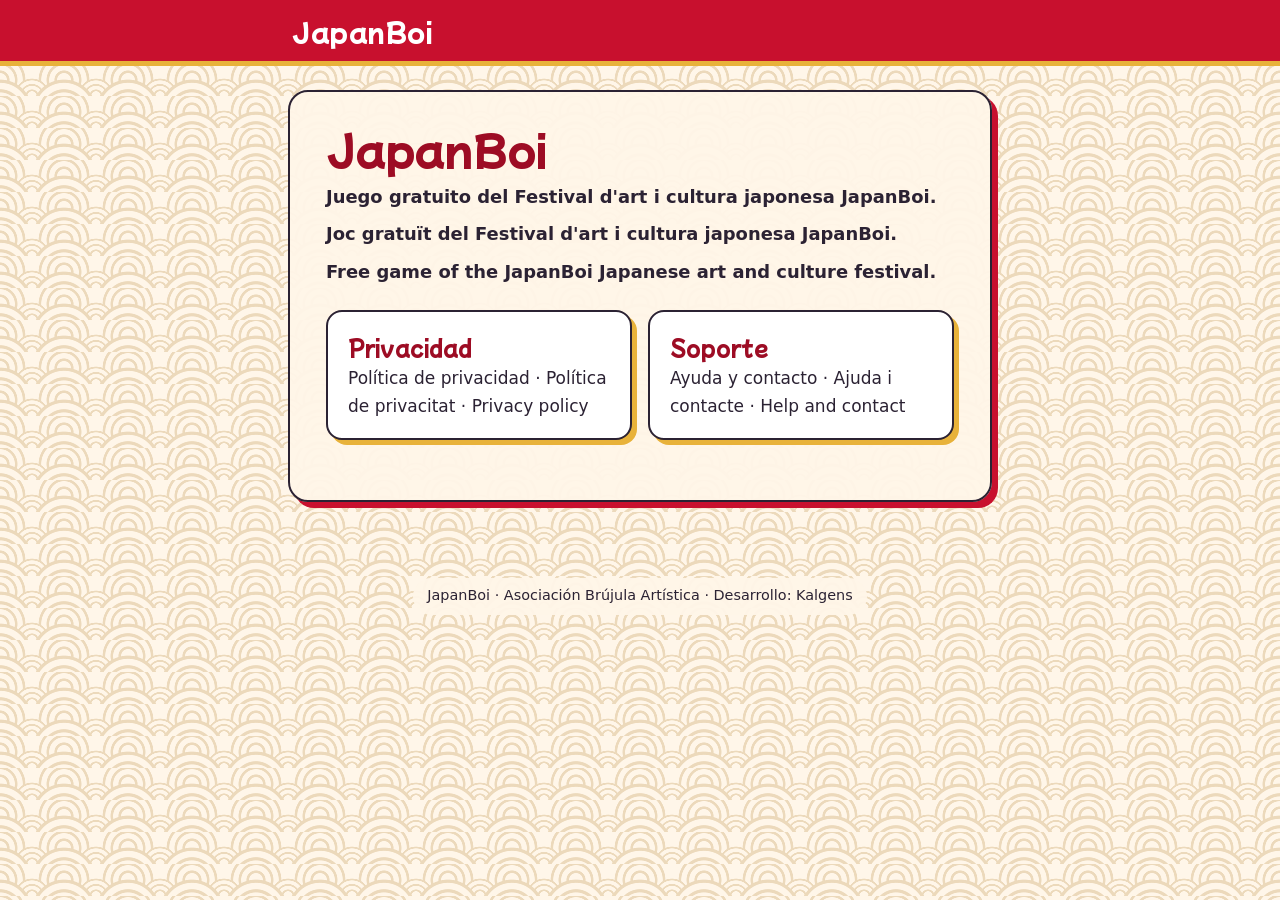
<file: index.html>
<!doctype html>
<html lang="es">
<head>
  <meta charset="utf-8">
  <meta name="viewport" content="width=device-width, initial-scale=1">
  <title>JapanBoi</title>
  <meta name="description" content="JapanBoi: juego gratuito del Festival d'art i cultura japonesa JapanBoi. Privacidad y soporte / Privadesa i suport / Privacy and support.">
  <link rel="stylesheet" href="style.css">
</head>
<body>
  <header class="top">
    <div class="top-inner">
      <a class="brand" href="./">JapanBoi</a>
    </div>
  </header>

  <main>
    <section class="lang-section" lang="es">
      <h1>JapanBoi</h1>
      <p class="lead">Juego gratuito del Festival d'art i cultura japonesa JapanBoi.</p>
      <p class="lead" lang="ca">Joc gratuït del Festival d'art i cultura japonesa JapanBoi.</p>
      <p class="lead" lang="en">Free game of the JapanBoi Japanese art and culture festival.</p>

      <div class="cards">
        <a class="card" href="privacidad/">
          <strong>Privacidad</strong>
          <span>Política de privacidad &middot; Política de privacitat &middot; Privacy policy</span>
        </a>
        <a class="card" href="soporte/">
          <strong>Soporte</strong>
          <span>Ayuda y contacto &middot; Ajuda i contacte &middot; Help and contact</span>
        </a>
      </div>
    </section>
  </main>

  <footer>
    <p>JapanBoi &middot; Asociación Brújula Artística &middot; Desarrollo: Kalgens</p>
  </footer>
</body>
</html>
</file>
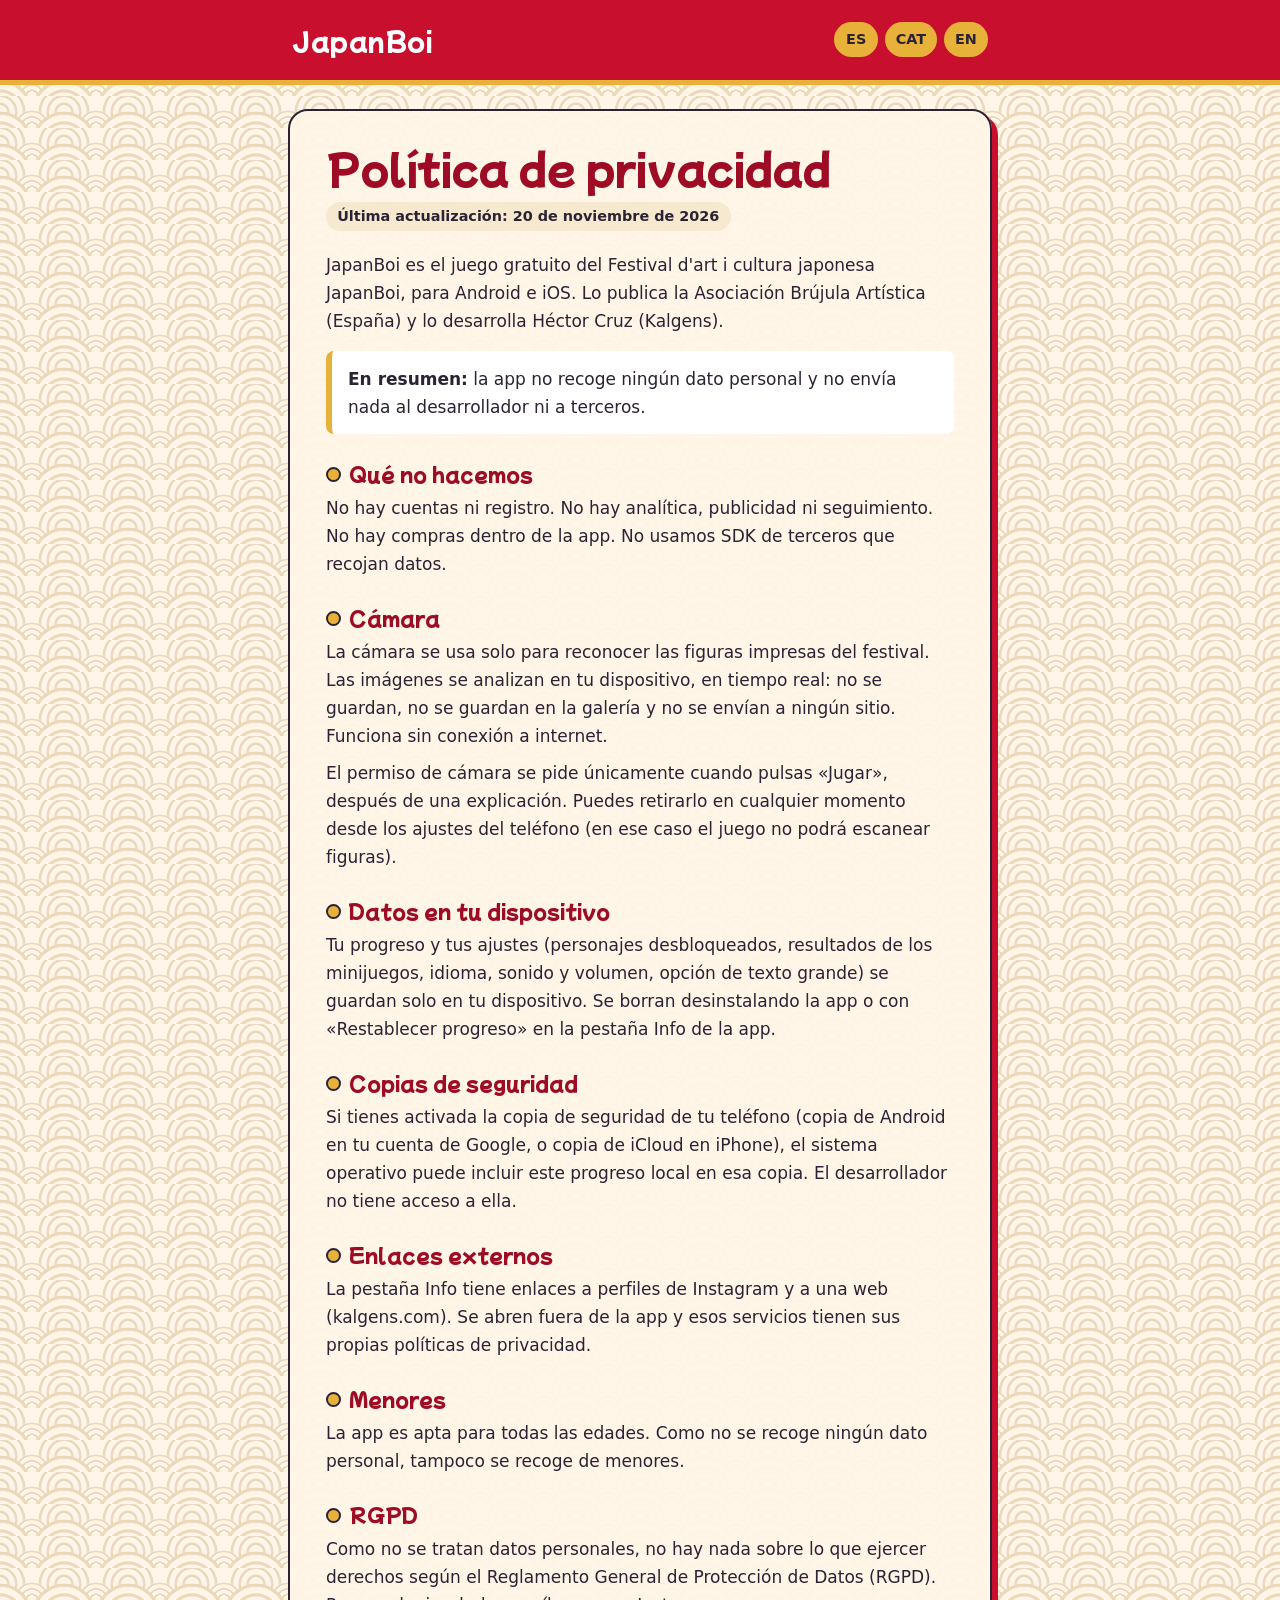
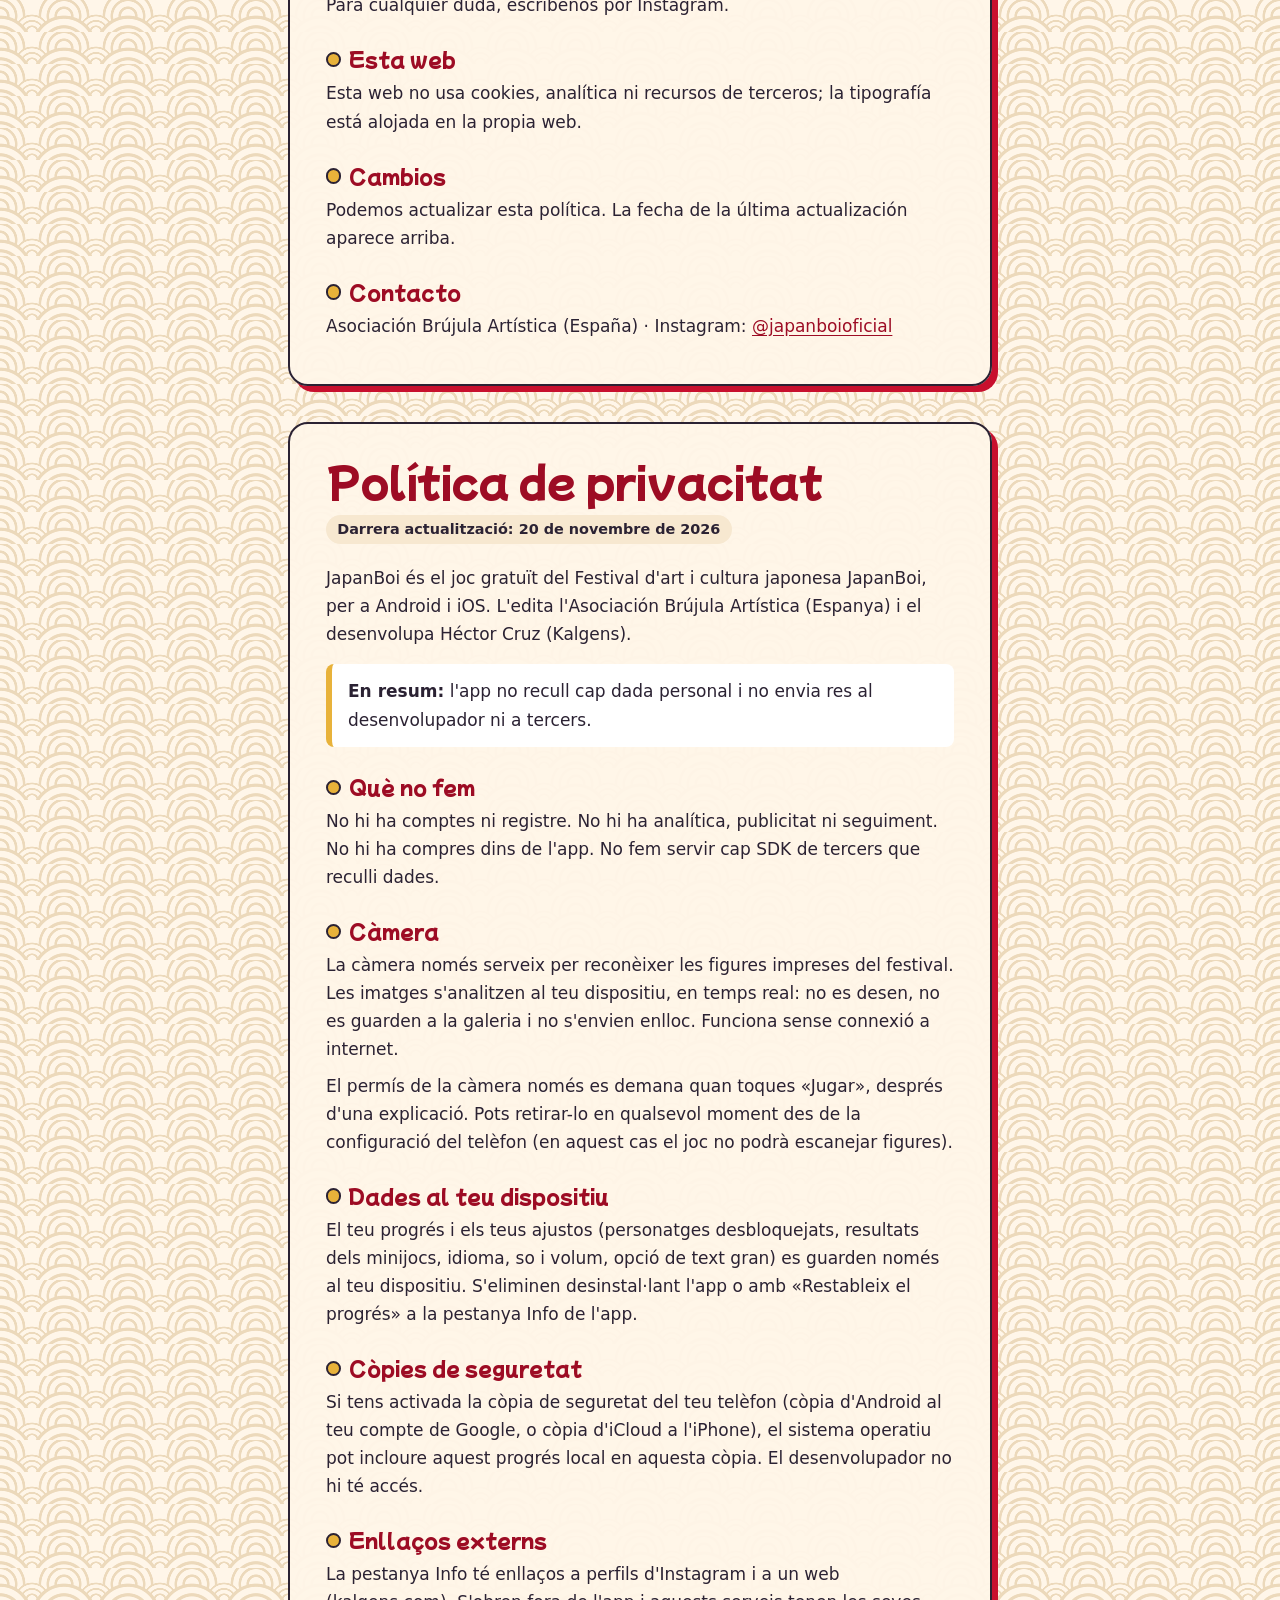
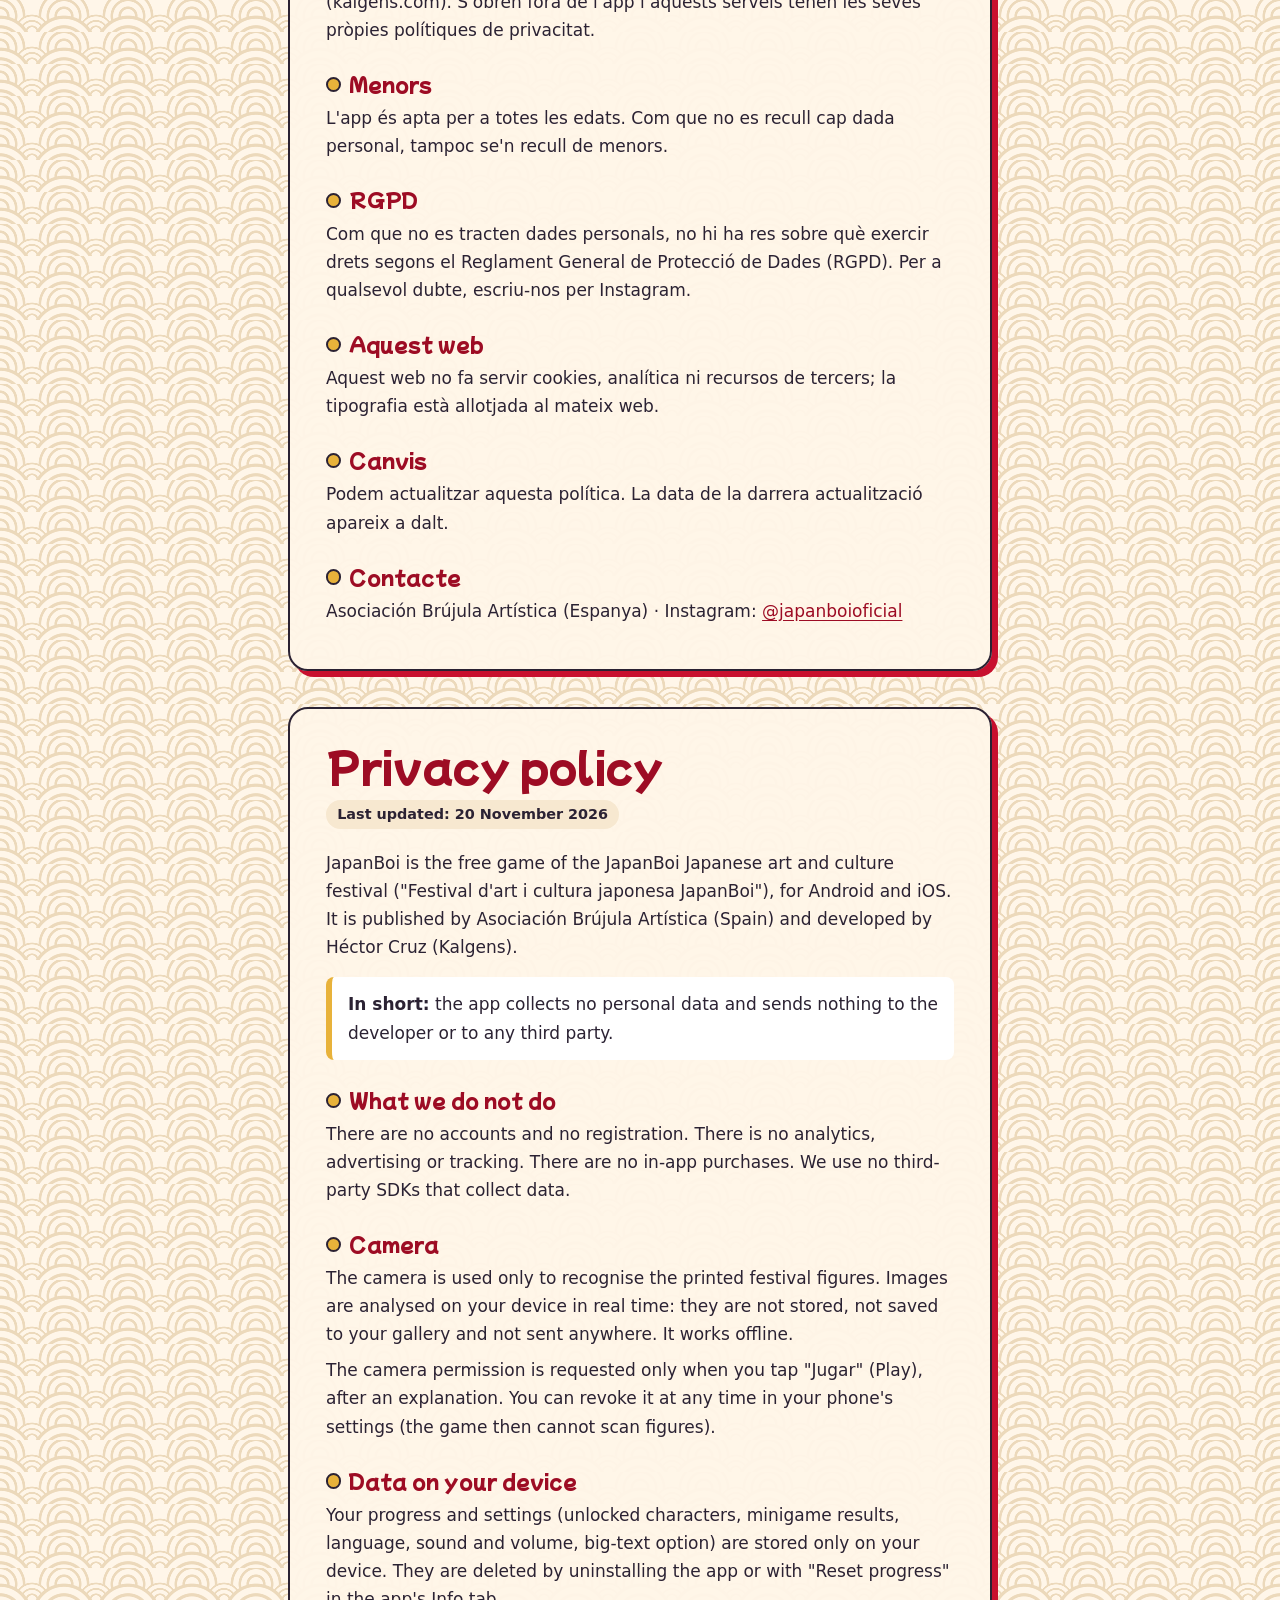
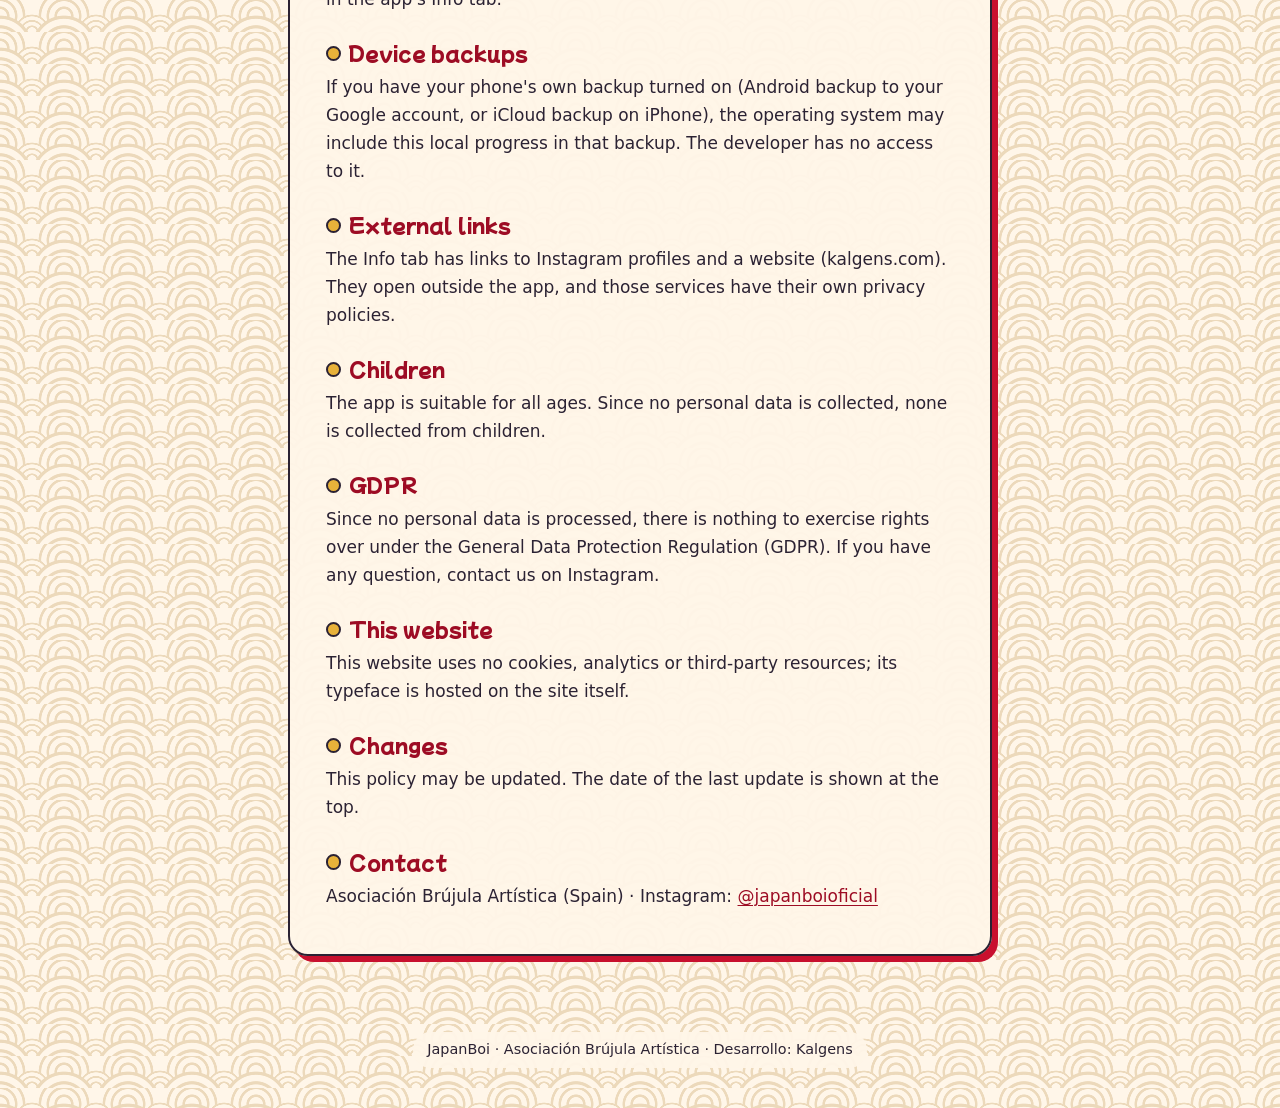
<file: privacidad/index.html>
<!doctype html>
<html lang="es">
<head>
  <meta charset="utf-8">
  <meta name="viewport" content="width=device-width, initial-scale=1">
  <title>Privacidad · Privacitat · Privacy — JapanBoi</title>
  <meta name="description" content="Política de privacidad de JapanBoi: la app no recoge ningún dato personal. / Política de privacitat: l'app no recull cap dada personal. / Privacy policy: the app collects no personal data.">
  <link rel="stylesheet" href="../style.css">
</head>
<body>
  <header class="top">
    <div class="top-inner">
      <a class="brand" href="../">JapanBoi</a>
      <ul class="lang" aria-label="Idioma / Idioma / Language">
        <li><a href="#es" hreflang="es" lang="es">ES</a></li>
        <li><a href="#ca" hreflang="ca" lang="ca">CAT</a></li>
        <li><a href="#en" hreflang="en" lang="en">EN</a></li>
      </ul>
    </div>
  </header>

  <main>

    <section id="es" class="lang-section" lang="es">
      <h1>Política de privacidad</h1>
      <p class="updated">Última actualización: 20 de noviembre de 2026</p>
      <p>JapanBoi es el juego gratuito del Festival d'art i cultura japonesa JapanBoi, para Android e iOS. Lo publica la Asociación Brújula Artística (España) y lo desarrolla Héctor Cruz (Kalgens).</p>

      <div class="callout">
        <strong>En resumen:</strong> la app no recoge ningún dato personal y no envía nada al desarrollador ni a terceros.
      </div>

      <h2>Qué no hacemos</h2>
      <p>No hay cuentas ni registro. No hay analítica, publicidad ni seguimiento. No hay compras dentro de la app. No usamos SDK de terceros que recojan datos.</p>

      <h2>Cámara</h2>
      <p>La cámara se usa solo para reconocer las figuras impresas del festival. Las imágenes se analizan en tu dispositivo, en tiempo real: no se guardan, no se guardan en la galería y no se envían a ningún sitio. Funciona sin conexión a internet.</p>
      <p>El permiso de cámara se pide únicamente cuando pulsas «Jugar», después de una explicación. Puedes retirarlo en cualquier momento desde los ajustes del teléfono (en ese caso el juego no podrá escanear figuras).</p>

      <h2>Datos en tu dispositivo</h2>
      <p>Tu progreso y tus ajustes (personajes desbloqueados, resultados de los minijuegos, idioma, sonido y volumen, opción de texto grande) se guardan solo en tu dispositivo. Se borran desinstalando la app o con «Restablecer progreso» en la pestaña Info de la app.</p>

      <h2>Copias de seguridad</h2>
      <p>Si tienes activada la copia de seguridad de tu teléfono (copia de Android en tu cuenta de Google, o copia de iCloud en iPhone), el sistema operativo puede incluir este progreso local en esa copia. El desarrollador no tiene acceso a ella.</p>

      <h2>Enlaces externos</h2>
      <p>La pestaña Info tiene enlaces a perfiles de Instagram y a una web (kalgens.com). Se abren fuera de la app y esos servicios tienen sus propias políticas de privacidad.</p>

      <h2>Menores</h2>
      <p>La app es apta para todas las edades. Como no se recoge ningún dato personal, tampoco se recoge de menores.</p>

      <h2>RGPD</h2>
      <p>Como no se tratan datos personales, no hay nada sobre lo que ejercer derechos según el Reglamento General de Protección de Datos (RGPD). Para cualquier duda, escríbenos por Instagram.</p>

      <h2>Esta web</h2>
      <p>Esta web no usa cookies, analítica ni recursos de terceros; la tipografía está alojada en la propia web.</p>

      <h2>Cambios</h2>
      <p>Podemos actualizar esta política. La fecha de la última actualización aparece arriba.</p>

      <h2>Contacto</h2>
      <p>Asociación Brújula Artística (España) · Instagram: <a href="https://instagram.com/japanboioficial">@japanboioficial</a></p>
    </section>

    <section id="ca" class="lang-section" lang="ca">
      <h1>Política de privacitat</h1>
      <p class="updated">Darrera actualització: 20 de novembre de 2026</p>
      <p>JapanBoi és el joc gratuït del Festival d'art i cultura japonesa JapanBoi, per a Android i iOS. L'edita l'Asociación Brújula Artística (Espanya) i el desenvolupa Héctor Cruz (Kalgens).</p>

      <div class="callout">
        <strong>En resum:</strong> l'app no recull cap dada personal i no envia res al desenvolupador ni a tercers.
      </div>

      <h2>Què no fem</h2>
      <p>No hi ha comptes ni registre. No hi ha analítica, publicitat ni seguiment. No hi ha compres dins de l'app. No fem servir cap SDK de tercers que reculli dades.</p>

      <h2>Càmera</h2>
      <p>La càmera només serveix per reconèixer les figures impreses del festival. Les imatges s'analitzen al teu dispositiu, en temps real: no es desen, no es guarden a la galeria i no s'envien enlloc. Funciona sense connexió a internet.</p>
      <p>El permís de la càmera només es demana quan toques «Jugar», després d'una explicació. Pots retirar-lo en qualsevol moment des de la configuració del telèfon (en aquest cas el joc no podrà escanejar figures).</p>

      <h2>Dades al teu dispositiu</h2>
      <p>El teu progrés i els teus ajustos (personatges desbloquejats, resultats dels minijocs, idioma, so i volum, opció de text gran) es guarden només al teu dispositiu. S'eliminen desinstal·lant l'app o amb «Restableix el progrés» a la pestanya Info de l'app.</p>

      <h2>Còpies de seguretat</h2>
      <p>Si tens activada la còpia de seguretat del teu telèfon (còpia d'Android al teu compte de Google, o còpia d'iCloud a l'iPhone), el sistema operatiu pot incloure aquest progrés local en aquesta còpia. El desenvolupador no hi té accés.</p>

      <h2>Enllaços externs</h2>
      <p>La pestanya Info té enllaços a perfils d'Instagram i a un web (kalgens.com). S'obren fora de l'app i aquests serveis tenen les seves pròpies polítiques de privacitat.</p>

      <h2>Menors</h2>
      <p>L'app és apta per a totes les edats. Com que no es recull cap dada personal, tampoc se'n recull de menors.</p>

      <h2>RGPD</h2>
      <p>Com que no es tracten dades personals, no hi ha res sobre què exercir drets segons el Reglament General de Protecció de Dades (RGPD). Per a qualsevol dubte, escriu-nos per Instagram.</p>

      <h2>Aquest web</h2>
      <p>Aquest web no fa servir cookies, analítica ni recursos de tercers; la tipografia està allotjada al mateix web.</p>

      <h2>Canvis</h2>
      <p>Podem actualitzar aquesta política. La data de la darrera actualització apareix a dalt.</p>

      <h2>Contacte</h2>
      <p>Asociación Brújula Artística (Espanya) · Instagram: <a href="https://instagram.com/japanboioficial">@japanboioficial</a></p>
    </section>

    <section id="en" class="lang-section" lang="en">
      <h1>Privacy policy</h1>
      <p class="updated">Last updated: 20 November 2026</p>
      <p>JapanBoi is the free game of the JapanBoi Japanese art and culture festival ("Festival d'art i cultura japonesa JapanBoi"), for Android and iOS. It is published by Asociación Brújula Artística (Spain) and developed by Héctor Cruz (Kalgens).</p>

      <div class="callout">
        <strong>In short:</strong> the app collects no personal data and sends nothing to the developer or to any third party.
      </div>

      <h2>What we do not do</h2>
      <p>There are no accounts and no registration. There is no analytics, advertising or tracking. There are no in-app purchases. We use no third-party SDKs that collect data.</p>

      <h2>Camera</h2>
      <p>The camera is used only to recognise the printed festival figures. Images are analysed on your device in real time: they are not stored, not saved to your gallery and not sent anywhere. It works offline.</p>
      <p>The camera permission is requested only when you tap "Jugar" (Play), after an explanation. You can revoke it at any time in your phone's settings (the game then cannot scan figures).</p>

      <h2>Data on your device</h2>
      <p>Your progress and settings (unlocked characters, minigame results, language, sound and volume, big-text option) are stored only on your device. They are deleted by uninstalling the app or with "Reset progress" in the app's Info tab.</p>

      <h2>Device backups</h2>
      <p>If you have your phone's own backup turned on (Android backup to your Google account, or iCloud backup on iPhone), the operating system may include this local progress in that backup. The developer has no access to it.</p>

      <h2>External links</h2>
      <p>The Info tab has links to Instagram profiles and a website (kalgens.com). They open outside the app, and those services have their own privacy policies.</p>

      <h2>Children</h2>
      <p>The app is suitable for all ages. Since no personal data is collected, none is collected from children.</p>

      <h2>GDPR</h2>
      <p>Since no personal data is processed, there is nothing to exercise rights over under the General Data Protection Regulation (GDPR). If you have any question, contact us on Instagram.</p>

      <h2>This website</h2>
      <p>This website uses no cookies, analytics or third-party resources; its typeface is hosted on the site itself.</p>

      <h2>Changes</h2>
      <p>This policy may be updated. The date of the last update is shown at the top.</p>

      <h2>Contact</h2>
      <p>Asociación Brújula Artística (Spain) · Instagram: <a href="https://instagram.com/japanboioficial">@japanboioficial</a></p>
    </section>

  </main>

  <footer>
    <p>JapanBoi &middot; Asociación Brújula Artística &middot; Desarrollo: Kalgens</p>
  </footer>
</body>
</html>
</file>
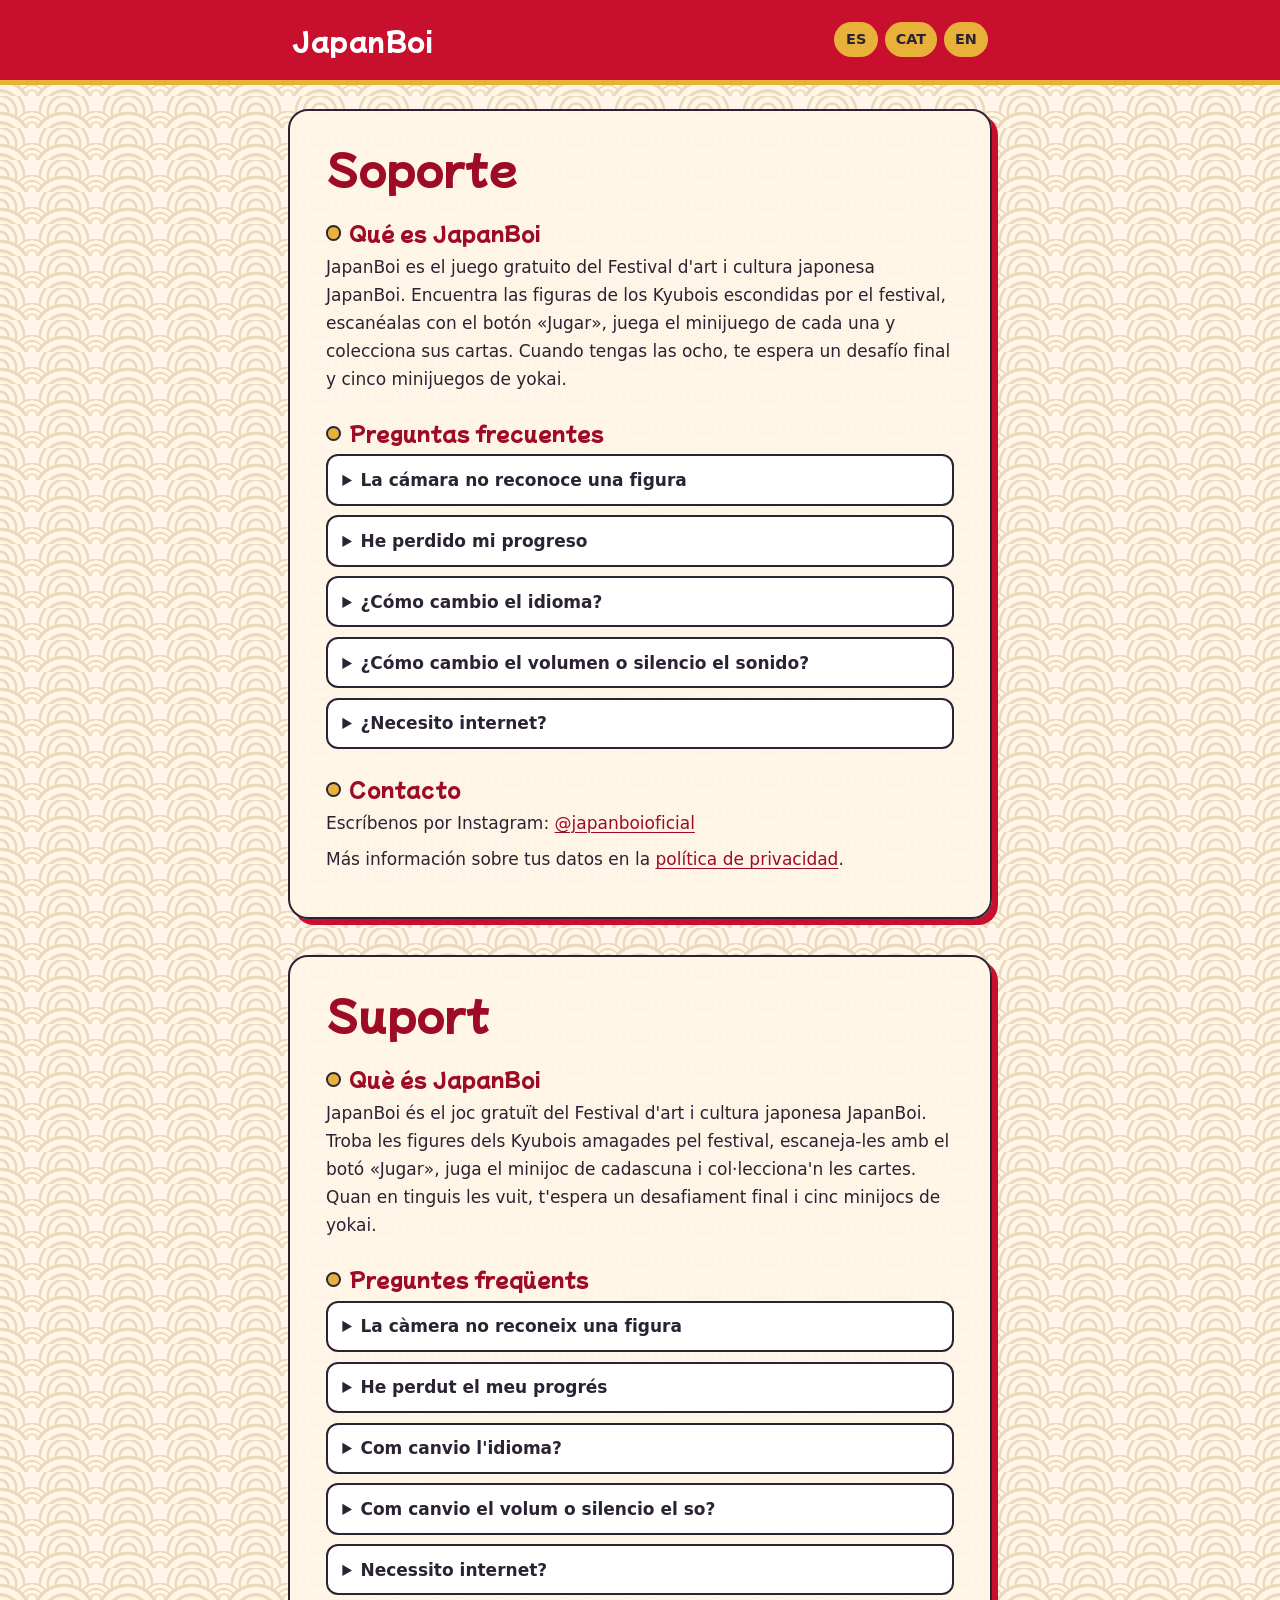
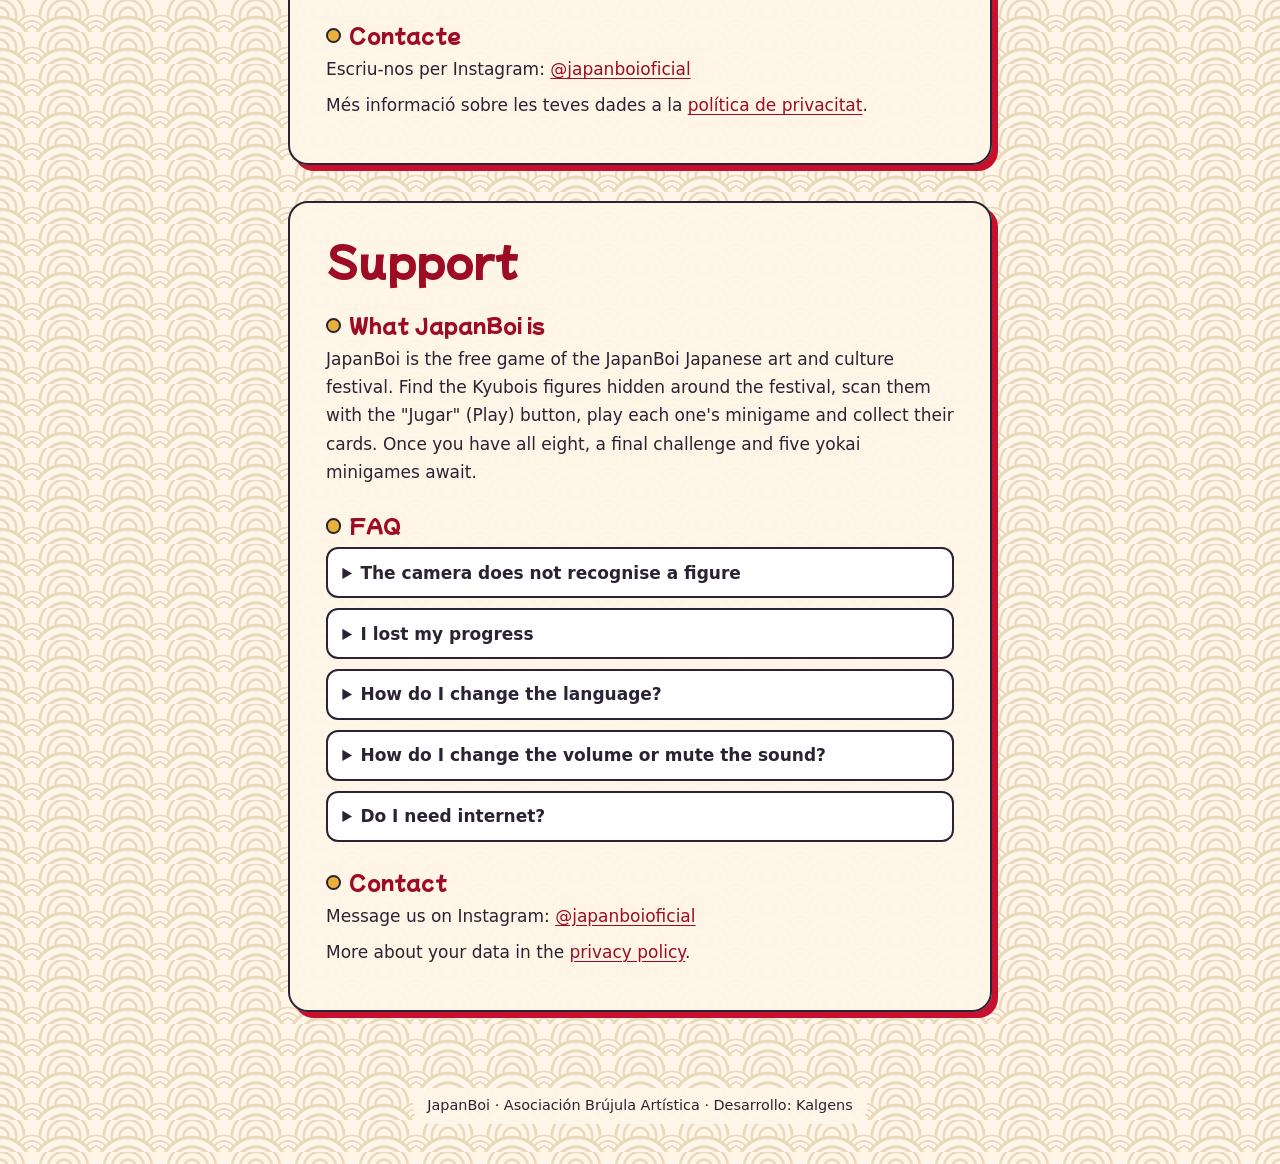
<file: soporte/index.html>
<!doctype html>
<html lang="es">
<head>
  <meta charset="utf-8">
  <meta name="viewport" content="width=device-width, initial-scale=1">
  <title>Soporte · Suport · Support — JapanBoi</title>
  <meta name="description" content="Ayuda y contacto de JapanBoi, el juego gratuito del Festival d'art i cultura japonesa JapanBoi. / Ajuda i contacte. / Help and contact.">
  <link rel="stylesheet" href="../style.css">
</head>
<body>
  <header class="top">
    <div class="top-inner">
      <a class="brand" href="../">JapanBoi</a>
      <ul class="lang" aria-label="Idioma / Idioma / Language">
        <li><a href="#es" hreflang="es" lang="es">ES</a></li>
        <li><a href="#ca" hreflang="ca" lang="ca">CAT</a></li>
        <li><a href="#en" hreflang="en" lang="en">EN</a></li>
      </ul>
    </div>
  </header>

  <main>

    <section id="es" class="lang-section" lang="es">
      <h1>Soporte</h1>

      <h2>Qué es JapanBoi</h2>
      <p>JapanBoi es el juego gratuito del Festival d'art i cultura japonesa JapanBoi. Encuentra las figuras de los Kyubois escondidas por el festival, escanéalas con el botón «Jugar», juega el minijuego de cada una y colecciona sus cartas. Cuando tengas las ocho, te espera un desafío final y cinco minijuegos de yokai.</p>

      <h2>Preguntas frecuentes</h2>
      <details>
        <summary>La cámara no reconoce una figura</summary>
        <p>Busca buena luz, sujeta el teléfono firme y cerca, y asegúrate de que la figura entera se ve en pantalla.</p>
      </details>
      <details>
        <summary>He perdido mi progreso</summary>
        <p>El progreso se guarda solo en tu teléfono. Si desinstalas la app, se borra.</p>
      </details>
      <details>
        <summary>¿Cómo cambio el idioma?</summary>
        <p>En la pestaña Info, elige ES / CAT / EN.</p>
      </details>
      <details>
        <summary>¿Cómo cambio el volumen o silencio el sonido?</summary>
        <p>En la pestaña Info.</p>
      </details>
      <details>
        <summary>¿Necesito internet?</summary>
        <p>No. La app funciona sin conexión.</p>
      </details>

      <h2>Contacto</h2>
      <p>Escríbenos por Instagram: <a href="https://instagram.com/japanboioficial">@japanboioficial</a></p>
      <p>Más información sobre tus datos en la <a href="../privacidad/#es">política de privacidad</a>.</p>
    </section>

    <section id="ca" class="lang-section" lang="ca">
      <h1>Suport</h1>

      <h2>Què és JapanBoi</h2>
      <p>JapanBoi és el joc gratuït del Festival d'art i cultura japonesa JapanBoi. Troba les figures dels Kyubois amagades pel festival, escaneja-les amb el botó «Jugar», juga el minijoc de cadascuna i col·lecciona'n les cartes. Quan en tinguis les vuit, t'espera un desafiament final i cinc minijocs de yokai.</p>

      <h2>Preguntes freqüents</h2>
      <details>
        <summary>La càmera no reconeix una figura</summary>
        <p>Busca bona llum, subjecta el telèfon ben fix i a prop, i assegura't que la figura sencera es veu a la pantalla.</p>
      </details>
      <details>
        <summary>He perdut el meu progrés</summary>
        <p>El progrés es guarda només al teu telèfon. Si desinstal·les l'app, s'esborra.</p>
      </details>
      <details>
        <summary>Com canvio l'idioma?</summary>
        <p>A la pestanya Info, tria ES / CAT / EN.</p>
      </details>
      <details>
        <summary>Com canvio el volum o silencio el so?</summary>
        <p>A la pestanya Info.</p>
      </details>
      <details>
        <summary>Necessito internet?</summary>
        <p>No. L'app funciona sense connexió.</p>
      </details>

      <h2>Contacte</h2>
      <p>Escriu-nos per Instagram: <a href="https://instagram.com/japanboioficial">@japanboioficial</a></p>
      <p>Més informació sobre les teves dades a la <a href="../privacidad/#ca">política de privacitat</a>.</p>
    </section>

    <section id="en" class="lang-section" lang="en">
      <h1>Support</h1>

      <h2>What JapanBoi is</h2>
      <p>JapanBoi is the free game of the JapanBoi Japanese art and culture festival. Find the Kyubois figures hidden around the festival, scan them with the "Jugar" (Play) button, play each one's minigame and collect their cards. Once you have all eight, a final challenge and five yokai minigames await.</p>

      <h2>FAQ</h2>
      <details>
        <summary>The camera does not recognise a figure</summary>
        <p>Use good light, hold the phone steady and close, and make sure the whole figure is in view.</p>
      </details>
      <details>
        <summary>I lost my progress</summary>
        <p>Progress is stored only on your phone. Uninstalling the app deletes it.</p>
      </details>
      <details>
        <summary>How do I change the language?</summary>
        <p>In the Info tab, choose ES / CAT / EN.</p>
      </details>
      <details>
        <summary>How do I change the volume or mute the sound?</summary>
        <p>In the Info tab.</p>
      </details>
      <details>
        <summary>Do I need internet?</summary>
        <p>No. The app works offline.</p>
      </details>

      <h2>Contact</h2>
      <p>Message us on Instagram: <a href="https://instagram.com/japanboioficial">@japanboioficial</a></p>
      <p>More about your data in the <a href="../privacidad/#en">privacy policy</a>.</p>
    </section>

  </main>

  <footer>
    <p>JapanBoi &middot; Asociación Brújula Artística &middot; Desarrollo: Kalgens</p>
  </footer>
</body>
</html>
</file>
<file: style.css>
@font-face {
  font-family: "Mochiy Pop One";
  src: url("fonts/MochiyPopOne-Latin.woff2") format("woff2");
  font-weight: 400;
  font-style: normal;
  font-display: swap;
}

:root {
  --washi: #fff6e9;
  --washi-deep: #f7e8d0;
  --wave: #ecd9bb;
  --ink: #2b2233;
  --ink-soft: #5a4f63;
  --torii: #c8102e;
  --torii-dark: #9d0c24;
  --gold: #e8b23a;
  --display: "Mochiy Pop One", "Hiragino Maru Gothic ProN", "Arial Rounded MT Bold", system-ui, sans-serif;
  --body: system-ui, -apple-system, "Segoe UI", Roboto, "Helvetica Neue", Arial, sans-serif;
}

* { box-sizing: border-box; }

html { scroll-behavior: smooth; }

body {
  margin: 0;
  color: var(--ink);
  font-family: var(--body);
  font-size: 1.0625rem;
  line-height: 1.65;
  background-color: var(--washi);
  /* seigaiha (wave) pattern, pure CSS */
  background-image:
    radial-gradient(circle at 100% 150%, var(--washi) 24%, var(--wave) 25%, var(--wave) 28%, var(--washi) 29%, var(--washi) 36%, var(--wave) 37%, var(--wave) 40%, transparent 41%),
    radial-gradient(circle at 0 150%, var(--washi) 24%, var(--wave) 25%, var(--wave) 28%, var(--washi) 29%, var(--washi) 36%, var(--wave) 37%, var(--wave) 40%, transparent 41%),
    radial-gradient(circle at 50% 100%, var(--washi) 10%, var(--wave) 11%, var(--wave) 14%, var(--washi) 15%, var(--washi) 22%, var(--wave) 23%, var(--wave) 26%, var(--washi) 27%, var(--washi) 34%, var(--wave) 35%, var(--wave) 38%, transparent 39%),
    radial-gradient(circle at 100% 50%, var(--washi) 10%, var(--wave) 11%, var(--wave) 14%, var(--washi) 15%, var(--washi) 22%, var(--wave) 23%, var(--wave) 26%, var(--washi) 27%, var(--washi) 34%, var(--wave) 35%, var(--wave) 38%, transparent 39%),
    radial-gradient(circle at 0 50%, var(--washi) 10%, var(--wave) 11%, var(--wave) 14%, var(--washi) 15%, var(--washi) 22%, var(--wave) 23%, var(--wave) 26%, var(--washi) 27%, var(--washi) 34%, var(--wave) 35%, var(--wave) 38%, transparent 39%);
  background-size: 64px 32px;
}

.top {
  background: var(--torii);
  border-bottom: 5px solid var(--gold);
  color: #fff;
}

.top-inner {
  max-width: 46rem;
  margin: 0 auto;
  padding: 1.1rem 1.25rem;
  display: flex;
  flex-wrap: wrap;
  align-items: center;
  justify-content: space-between;
  gap: 0.75rem;
}

.brand {
  font-family: var(--display);
  font-size: 1.6rem;
  line-height: 1;
  color: #fff;
  text-decoration: none;
  letter-spacing: 0.02em;
}

.lang {
  display: flex;
  gap: 0.4rem;
  margin: 0;
  padding: 0;
  list-style: none;
}

.lang a {
  display: inline-block;
  min-width: 2.75rem;
  padding: 0.35rem 0.7rem;
  text-align: center;
  font-weight: 700;
  font-size: 0.9rem;
  color: var(--ink);
  background: var(--gold);
  border-radius: 999px;
  text-decoration: none;
}

.lang a:hover,
.lang a:focus-visible { background: #fff; }

main {
  max-width: 46rem;
  margin: 0 auto;
  padding: 1.5rem 1rem 2.5rem;
}

section.lang-section {
  background: rgba(255, 246, 233, 0.96);
  border: 2px solid var(--ink);
  border-radius: 1.25rem;
  box-shadow: 6px 6px 0 var(--torii);
  padding: 1.5rem 1.25rem 1.75rem;
  margin: 0 0 2.25rem;
  scroll-margin-top: 1rem;
}

h1, h2 {
  font-family: var(--display);
  font-weight: 400;
  line-height: 1.2;
  color: var(--torii-dark);
}

h1 {
  font-size: clamp(1.7rem, 7vw, 2.6rem);
  margin: 0 0 0.35rem;
}

h2 {
  font-size: 1.25rem;
  margin: 1.75rem 0 0.4rem;
}

h2::before {
  content: "";
  display: inline-block;
  width: 0.7rem;
  height: 0.7rem;
  margin-right: 0.5rem;
  background: var(--gold);
  border: 2px solid var(--ink);
  border-radius: 50%;
}

p, ul { margin: 0.5rem 0; }

ul { padding-left: 1.3rem; }

li { margin: 0.3rem 0; }

.updated {
  display: inline-block;
  margin: 0.25rem 0 0.75rem;
  padding: 0.15rem 0.7rem;
  font-size: 0.9rem;
  font-weight: 600;
  color: var(--ink);
  background: var(--washi-deep);
  border-radius: 999px;
}

.lead {
  font-size: 1.12rem;
  font-weight: 600;
}

.callout {
  margin: 1rem 0;
  padding: 0.85rem 1rem;
  background: #fff;
  border-left: 6px solid var(--gold);
  border-radius: 0.5rem;
}

a { color: var(--torii-dark); text-underline-offset: 3px; }

a:hover { color: var(--torii); }

a:focus-visible {
  outline: 3px solid var(--gold);
  outline-offset: 2px;
}

.cards {
  display: grid;
  gap: 1rem;
  margin: 1.5rem 0;
}

.card {
  display: block;
  padding: 1.1rem 1.25rem;
  background: #fff;
  border: 2px solid var(--ink);
  border-radius: 1rem;
  box-shadow: 5px 5px 0 var(--gold);
  color: var(--ink);
  text-decoration: none;
}

.card:hover,
.card:focus-visible {
  box-shadow: 5px 5px 0 var(--torii);
  color: var(--ink);
}

.card strong {
  display: block;
  font-family: var(--display);
  font-weight: 400;
  font-size: 1.3rem;
  color: var(--torii-dark);
}

details {
  margin: 0.6rem 0;
  padding: 0.6rem 0.9rem;
  background: #fff;
  border: 2px solid var(--ink);
  border-radius: 0.75rem;
}

summary {
  cursor: pointer;
  font-weight: 700;
}

details[open] summary { margin-bottom: 0.4rem; }

footer {
  max-width: 46rem;
  margin: 0 auto;
  padding: 0 1rem 2.5rem;
  text-align: center;
  font-size: 0.9rem;
  color: var(--ink);
}

footer p {
  display: inline-block;
  margin: 0;
  padding: 0.4rem 0.9rem;
  background: rgba(255, 246, 233, 0.96);
  border-radius: 999px;
}

@media (min-width: 40rem) {
  section.lang-section { padding: 2rem 2.25rem 2.25rem; }
  .cards { grid-template-columns: 1fr 1fr; }
}

@media (prefers-reduced-motion: reduce) {
  html { scroll-behavior: auto; }
}
</file>
